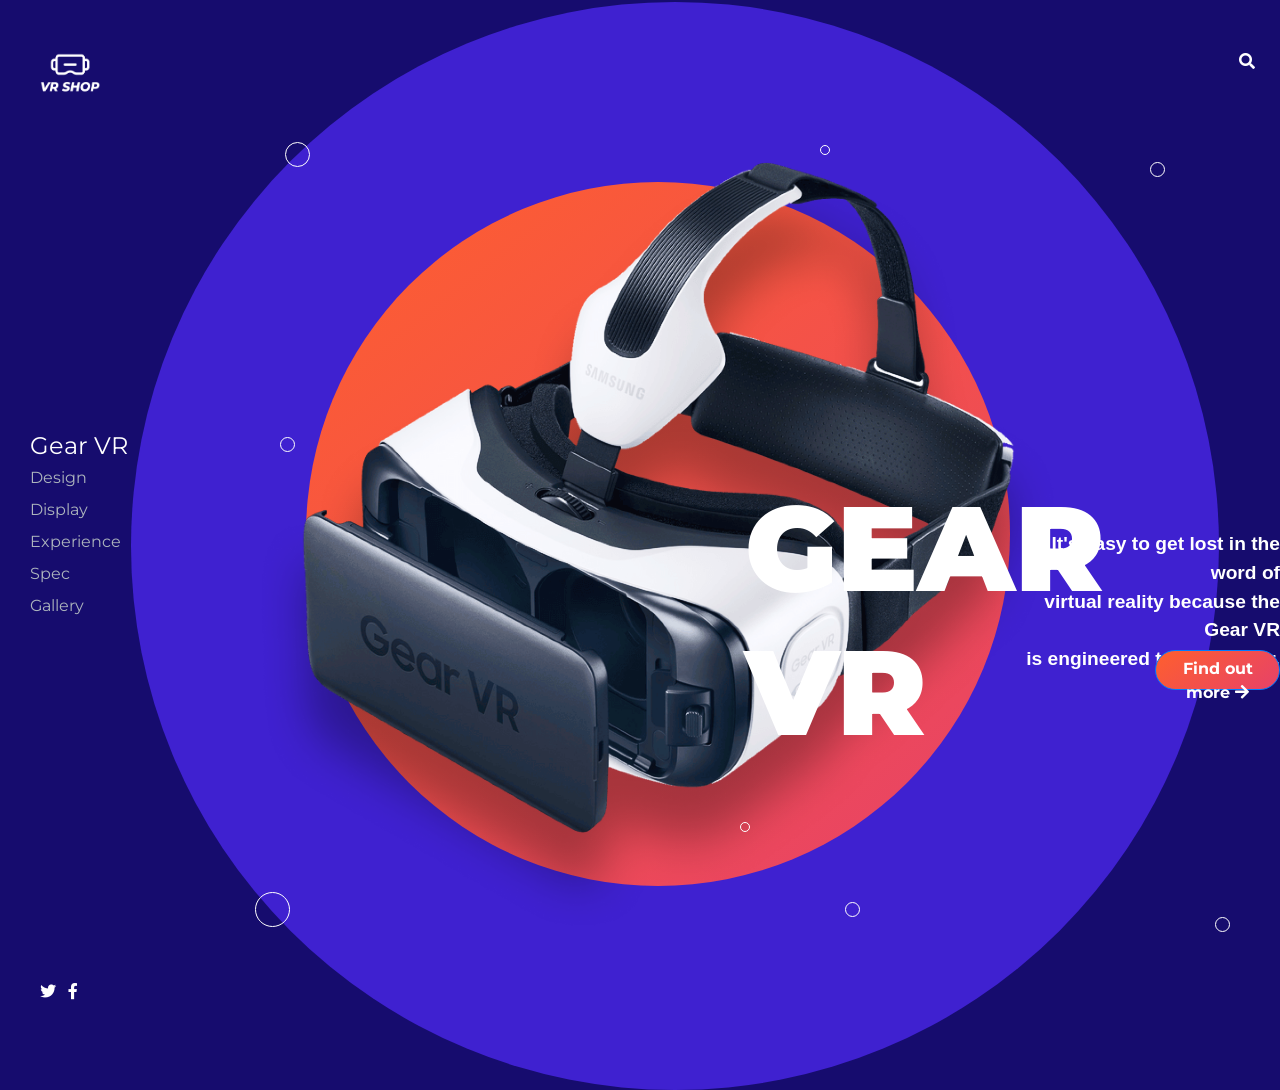
<file: deneme/index.html>
<!DOCTYPE html>
<html lang="en" dir="ltr">
​

<head>
  <meta charset="utf-8">
  <meta name="viewport" content="width=device-width, initial-scale=1.0">
  <link rel="stylesheet" href="C:\Users\DELL\Desktop\WebDevelopment\deneme\css\normalize.css.txt">
  <title>GEAR VR</title>
  <link rel="stylesheet" href="https://cdnjs.cloudflare.com/ajax/libs/font-awesome/5.15.1/css/all.min.css">
  <link href="https://fonts.googleapis.com/css2?family=Ubuntu&display=swap" rel="stylesheet">
  <!-- index.html'e css klasörünün içindeki bootstrap.css dosyasını tanıtıyoruz -->
  <link rel="stylesheet" href="css/bootstrap.css">
  <!-- index.html'e css klasörünün içindeki style.css dosyasını tanıtıyoruz -->
  <link rel="stylesheet" href="css/style.css">
  <!-- JQuery Script -->
  <script src="https://code.jquery.com/jquery-3.2.1.slim.min.js" integrity="sha384-KJ3o2DKtIkvYIK3UENzmM7KCkRr/rE9/Qpg6aAZGJwFDMVNA/GpGFF93hXpG5KkN" crossorigin="anonymous"></script>
  <!-- index.html'e js klasörünün içindeki bootstrap.js dosyasını tanıtıyoruz -->
  <script src="js/bootstrap.js" charset="utf-8"></script>
  <script src="https://code.jquery.com/jquery-3.5.1.slim.min.js" integrity="sha384-DfXdz2htPH0lsSSs5nCTpuj/zy4C+OGpamoFVy38MVBnE+IbbVYUew+OrCXaRkfj" crossorigin="anonymous"></script>
  <script src="https://cdn.jsdelivr.net/npm/popper.js@1.16.1/dist/umd/popper.min.js" integrity="sha384-9/reFTGAW83EW2RDu2S0VKaIzap3H66lZH81PoYlFhbGU+6BZp6G7niu735Sk7lN" crossorigin="anonymous"></script>
  <script src="https://cdn.jsdelivr.net/npm/bootstrap@4.5.3/dist/js/bootstrap.min.js" integrity="sha384-w1Q4orYjBQndcko6MimVbzY0tgp4pWB4lZ7lr30WKz0vr/aWKhXdBNmNb5D92v7s" crossorigin="anonymous"></script>
</head>
​

<body>
  <section id="bodysection">
    <div class="container-fluid">
      <div class="buyukdaire rounded-circle">
        <div class="kucukdaire rounded-circle">
          <img class="vrresim" src="resimler/fotograf.png" width="115%" height="110%" alt="">
          ​
        </div>
      </div>

      <div class="baloncuk1 rounded-circle"></div>
      <div class="baloncuk2 rounded-circle"></div>
      <div class="baloncuk3 rounded-circle"></div>
      <div class="baloncuk4 rounded-circle"></div>
      <div class="baloncuk5 rounded-circle"></div>
      <div class="baloncuk6 rounded-circle"></div>
      <div class="baloncuk7 rounded-circle"></div>
      <div class="baloncuk8 rounded-circle"></div>
    </div>
  </section>
  ​
  <section id="headersection">
    <div class="container-fluid">
      ​
      <div class="row">
        <div class="col text-light mt-4">
          <a href="https://www.samsung.com/tr/mobile-accessories/gear-vr-note8-uyumlu-sm-r325nzvatur/"><img class="shop" src="resimler/vrlogo.png" alt=""></a>
          ​
        </div>
        <div class="col text-light:hover d-flex justify-content-end">
          <a class="aramaikon" href="#"><i class="fas fa-search"></i></a>
        </div>
        ​
      </div>
  </section>
  ​
  <section id="contentsection">
    <div class="soltarafmenu">
      <ul class="solmenu">
        <li class="solmenubaslik">Gear VR</li>
        <span><a class="solmenulink" href="#">
            <li>Design</li>
          </a>
          <a class="solmenulink" href="#">
            <li>Display</li>
          </a>
          <a class="solmenulink" href="#">
            <li>Experience</li>
          </a>
          <a class="solmenulink" href="#">
            <li>Spec</li>
          </a>
          <a class="solmenulink" href="#">
            <li>Gallery</li>
          </a></span>
      </ul>
    </div>
    <div class="vrsagtaraf">
      <h1 class="vrfont">GEAR VR</h1>
    </div>
    <div class="sagtarafyazi">
      <p class="card-text text-white">It's easy to get lost in the word of <br> virtual reality because the Gear VR <br> is engineered to feel lighter.</p>
    </div>
    <div class="buton">
      <a href="#" class="btn btn-primary butonrenk ">Find out more <i class="fas fa-arrow-right"></i></a>
    </div>

    </div>
    </div>
  </section>
  <footer id="footersection">
    <div class="container-fluid">
      <div class="sosyalmedyaikon">
        <a href="#"><i class="fab fa-twitter text-white "></i></a>
        <a href="#"><i class="fab fa-facebook-f text-white  pl-2"></i></a>
      </div>
    </div>
  </footer>
  ​
</body>
​

</html>
</file>
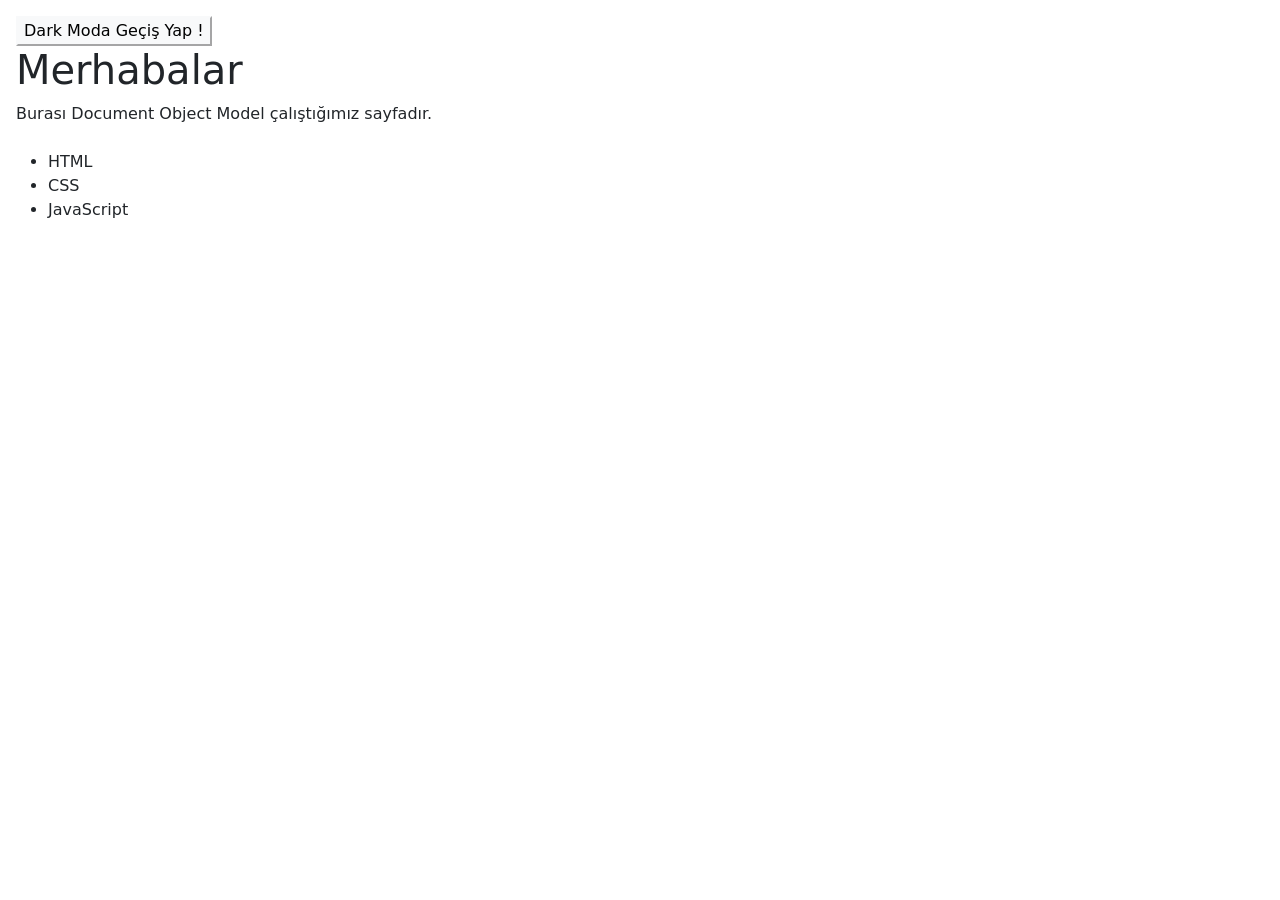
<file: DOM/index.html>
<!DOCTYPE html>
<html lang="en" dir="ltr">
  <head>
    <meta charset="utf-8">
    <title>Document Object Model</title>
    <link rel="stylesheet" href="css/bootstrap.css">
    <!-- <script src="harici.js" charset="utf-8"></script> -->
    <style media="screen">
      .baslik-bolumu {
        width:300px;
        text-align: center;
        border: 5px solid yellow;
        background-color: blue;
        border-radius : 50px;
      }
      .sari{
        color: yellow;
      }
      h1 {
      }
      .deneme .cocuk{
      }
      .selam.cocuk {
      }
      .renk-kodu{
        color: #fefefe !important;
      }
    </style>
  </head>
  <body class="p-3">
    <button class="btn-light" onclick="renkDegistirme()">Dark Moda Geçiş Yap !</button>
    <h1 id="baslik">Merhabalar</h1>
    <div class="aciklama ikinciclass" >Burası Document Object Model çalıştığımız sayfadır.</div>
    <br>
    <ul>
      <li>HTML</li>
      <li>CSS</li>
      <li>JavaScript</li>
    </ul>
    <script type="text/javascript">
      var saat = (new Date).getHours(); // 24'lük sisteme göre saati veriyor 23
      if(saat > 18 || saat < 5){
        renkDegistirme();
      }
      function renkDegistirme() {
        // body elementini bulduk
        var bodyElementi = document.querySelector("body");
        // button elementini bulduk
        var buttonElementi = document.querySelector("button");
        // eğer body elementinin bg-dark class'ı varsa sil, yoksa bg-dark class'ı ekle
        bodyElementi.classList.toggle("bg-dark");
        // eğer body elementinin text-light class'ı varsa sil, yoksa text-light class'ı ekle
        bodyElementi.classList.toggle("text-light");
        // eğer button elementin btn-dark class'ı varsa sil, yoksa btn-dark class'ı ekle
        buttonElementi.classList.toggle("btn-dark");
        // eğer elementin bg-dark class'ı yoksa, demekki sayfa şuanda light modda
        // eğer elementin bg-dark class'ı varsa, demekki sayfa şuanda dark modda.
        if( bodyElementi.classList.contains("bg-dark") )
        {
          buttonElementi.innerText = "Light Moda Geçiş Yap !";
        }else{
          buttonElementi.innerText = "Dark Moda Geçiş Yap !";
        }
      }
    </script>
  </body>
</html>
</file>
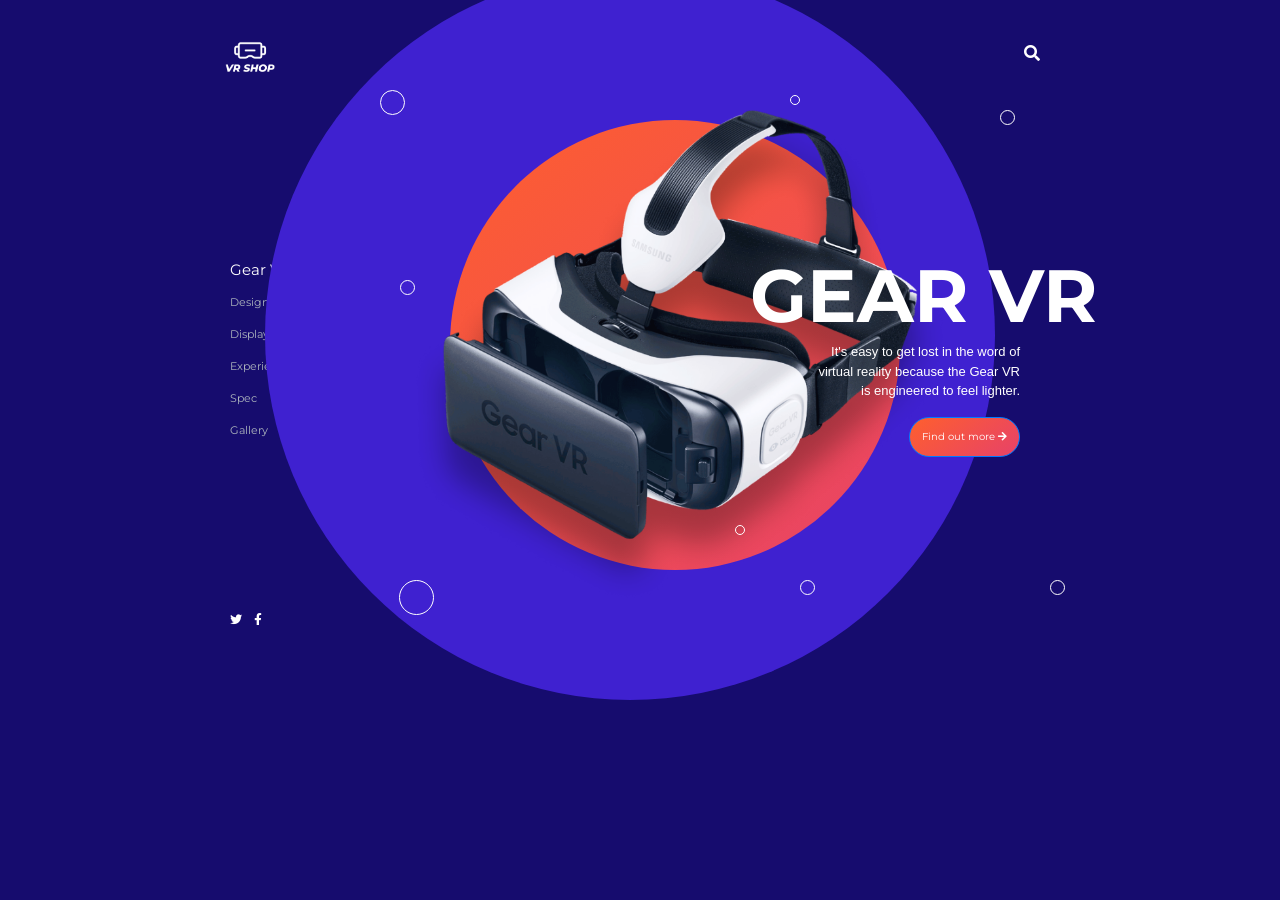
<file: gearvrproje/index.html>
<!DOCTYPE html>
<html lang="en" dir="ltr">
​
<head>
  <meta charset="utf-8">
  <meta name="viewport" content="width=device-width, initial-scale=1.0">
  <title>GEAR VR</title>
  <link rel="stylesheet" href="https://cdnjs.cloudflare.com/ajax/libs/font-awesome/5.15.1/css/all.min.css">
  <link href="https://fonts.googleapis.com/css2?family=Ubuntu&display=swap" rel="stylesheet">
  <!-- index.html'e css klasörünün içindeki bootstrap.css dosyasını tanıtıyoruz -->
  <link rel="stylesheet" href="css/bootstrap.css">
  <!-- index.html'e css klasörünün içindeki style.css dosyasını tanıtıyoruz -->
  <link rel="stylesheet" href="css/style.css">
  <!-- JQuery Script -->
  <script src="https://code.jquery.com/jquery-3.2.1.slim.min.js" integrity="sha384-KJ3o2DKtIkvYIK3UENzmM7KCkRr/rE9/Qpg6aAZGJwFDMVNA/GpGFF93hXpG5KkN" crossorigin="anonymous"></script>
  <!-- index.html'e js klasörünün içindeki bootstrap.js dosyasını tanıtıyoruz -->
  <script src="js/bootstrap.js" charset="utf-8"></script>
  <script src="https://code.jquery.com/jquery-3.5.1.slim.min.js" integrity="sha384-DfXdz2htPH0lsSSs5nCTpuj/zy4C+OGpamoFVy38MVBnE+IbbVYUew+OrCXaRkfj" crossorigin="anonymous"></script>
  <script src="https://cdn.jsdelivr.net/npm/popper.js@1.16.1/dist/umd/popper.min.js" integrity="sha384-9/reFTGAW83EW2RDu2S0VKaIzap3H66lZH81PoYlFhbGU+6BZp6G7niu735Sk7lN" crossorigin="anonymous"></script>
  <script src="https://cdn.jsdelivr.net/npm/bootstrap@4.5.3/dist/js/bootstrap.min.js" integrity="sha384-w1Q4orYjBQndcko6MimVbzY0tgp4pWB4lZ7lr30WKz0vr/aWKhXdBNmNb5D92v7s" crossorigin="anonymous"></script>
</head>
​
<body>
  <section id="bodysection">
    <div class="container">
      <div class="buyukdaire">
        <div class="kucukdaire">
          <img class="vrresim" src="resimler/fotograf.png" width="120%" height="110%" alt="">
​
        </div>
​
      </div>
      <div class="baloncuk1 rounded-circle"></div>
      <div class="baloncuk2 rounded-circle"></div>
      <div class="baloncuk3 rounded-circle"></div>
      <div class="baloncuk4 rounded-circle"></div>
      <div class="baloncuk5 rounded-circle"></div>
      <div class="baloncuk6 rounded-circle"></div>
      <div class="baloncuk7 rounded-circle"></div>
      <div class="baloncuk8 rounded-circle"></div>
    </div>
  </section>
​
  <section id="headersection">
    <div class="container-fluid">
      ​
      <div class="row">
        <div class="col text-light mt-4">
          <a href="https://www.samsung.com/tr/mobile-accessories/gear-vr-note8-uyumlu-sm-r325nzvatur/"><img class="shop" src="resimler/vrlogo.png" alt=""></a>
​
        </div>
        <div class="col text-light:hover d-flex justify-content-end">
          <a class="aramaikon" href="#"><i class="fas fa-search"></i></a>
        </div>
        ​
      </div>
  </section>
​
  <section id="contentsection">
    <div class="soltarafmenu">
      <ul class="solmenu">
        <li class="solmenubaslik" >Gear VR</li>
      <span><a class="solmenulink" href="#"><li>Design</li></a>
        <a class="solmenulink" href="#"><li>Display</li></a>
        <a class="solmenulink" href="#"><li>Experience</li></a>
        <a class="solmenulink" href="#"><li>Spec</li></a>
        <a class="solmenulink" href="#"><li>Gallery</li></a></span>
      </ul>
    </div>
    <div class="vrsagtaraf">
     <h1 class="vrfont">GEAR VR</h1>
    </div>
    <div class="card text-right sagtarafyazi" style="width: 18rem;">
  <div class="card-body">
    <p class="card-text text-white pl-2">  It's easy to get lost in the word of <br> virtual reality because the Gear VR <br> is engineered to feel lighter.</p>
    <a href="#" class="btn btn-primary butonrenk ">Find out more <i class="fas fa-arrow-right"></i></a>
  </div>
</div>
  </section>
  <footer id="footersection">
    <div class="container-fluid">
      <div class="sosyalmedyaikon">
        <a href="#"><i class="fab fa-twitter text-white fa-xs"></i></a>
        <a href="#"><i class="fab fa-facebook-f text-white fa-xs pl-2"></i></a>
      </div>
    </div>
  </footer>
​
</body>
​
</html>
</file>
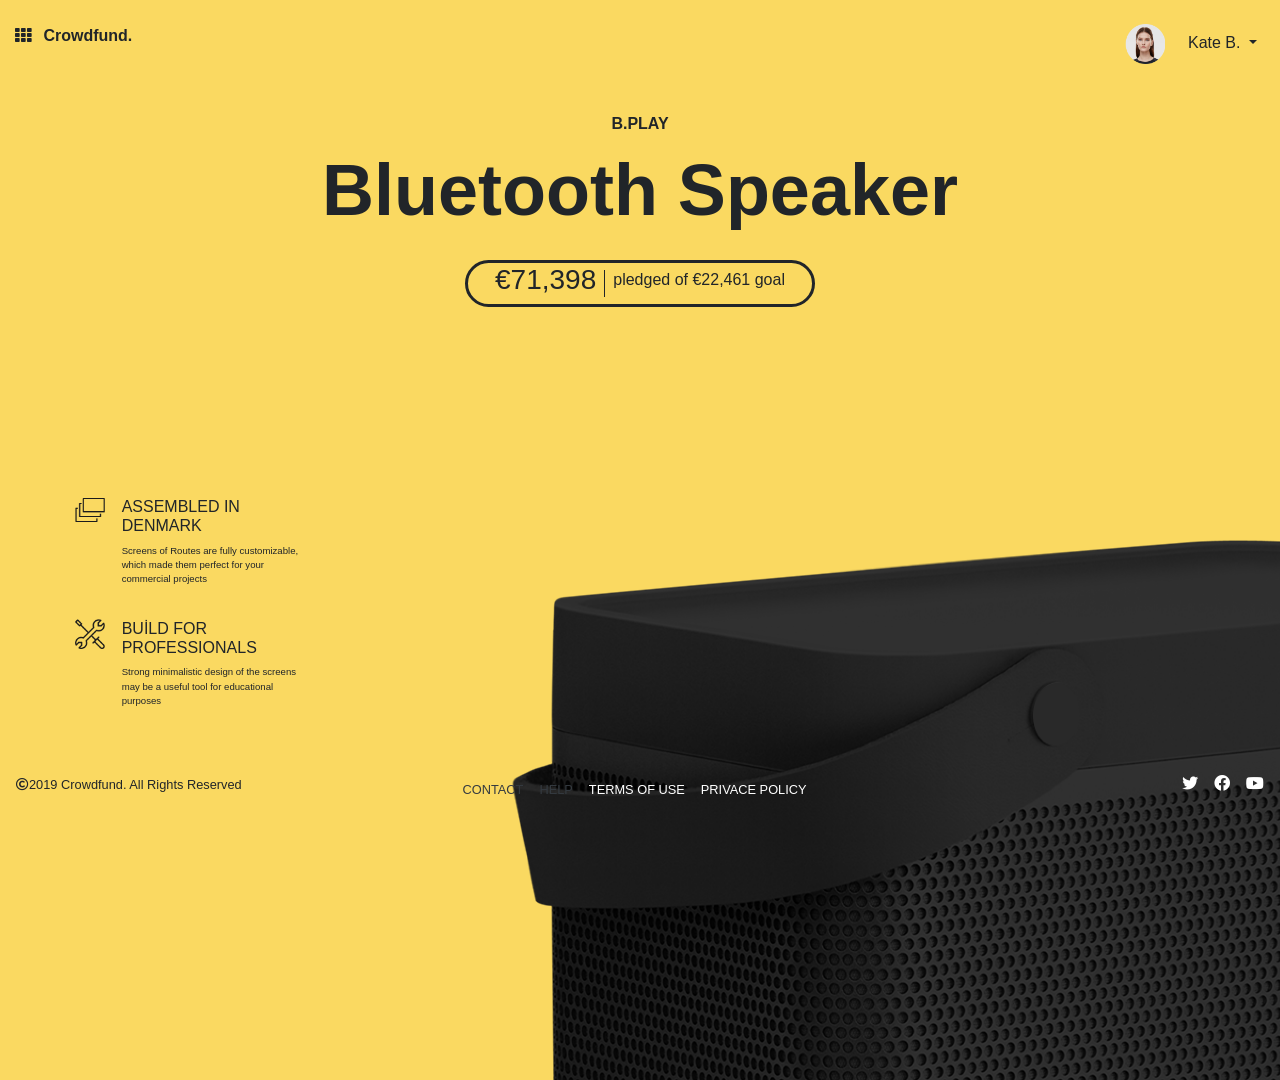
<file: grupprojesi/index.html>
<!DOCTYPE html>
<html lang="en" dir="ltr">
​

<head>
  <meta charset="utf-8">
  <title>Projeİki</title>
  <link rel="stylesheet" href="https://cdnjs.cloudflare.com/ajax/libs/font-awesome/5.15.1/css/all.min.css">
  <link href="https://fonts.googleapis.com/css2?family=Ubuntu&display=swap" rel="stylesheet">
  <!-- index.html'e css klasörünün içindeki bootstrap.css dosyasını tanıtıyoruz -->
  <link rel="stylesheet" href="css/bootstrap.css">
  <!-- index.html'e css klasörünün içindeki style.css dosyasını tanıtıyoruz -->
  <link rel="stylesheet" href="css/style.css">
  <!-- JQuery Script -->
  <script src="https://code.jquery.com/jquery-3.2.1.slim.min.js" integrity="sha384-KJ3o2DKtIkvYIK3UENzmM7KCkRr/rE9/Qpg6aAZGJwFDMVNA/GpGFF93hXpG5KkN" crossorigin="anonymous"></script>
  <!-- index.html'e js klasörünün içindeki bootstrap.js dosyasını tanıtıyoruz -->
  <script src="js/bootstrap.js" charset="utf-8"></script>
  ​
  ​
  <script src="https://code.jquery.com/jquery-3.5.1.slim.min.js" integrity="sha384-DfXdz2htPH0lsSSs5nCTpuj/zy4C+OGpamoFVy38MVBnE+IbbVYUew+OrCXaRkfj" crossorigin="anonymous"></script>
  <script src="https://cdn.jsdelivr.net/npm/popper.js@1.16.1/dist/umd/popper.min.js" integrity="sha384-9/reFTGAW83EW2RDu2S0VKaIzap3H66lZH81PoYlFhbGU+6BZp6G7niu735Sk7lN" crossorigin="anonymous"></script>
  <script src="https://cdn.jsdelivr.net/npm/bootstrap@4.5.3/dist/js/bootstrap.min.js" integrity="sha384-w1Q4orYjBQndcko6MimVbzY0tgp4pWB4lZ7lr30WKz0vr/aWKhXdBNmNb5D92v7s" crossorigin="anonymous"></script>
  ​
</head>
​

<body>
  <!--sayfamızın üst kısmı-->
  <header id="ustkisim">
    <!--Projemizin üst kısmındaki elementleri header içerisinde yaptık-->

    <div class="container-fluid font-weight-bold">
      <!--2. kolonun elemanlarını sağ tarafa almak için..-->
      <div class="row">
        <div class="col">
          <span class="crowdfont font-weight-bold"><i class="fas fa-th pr-2 "></i> Crowdfund.</span>
          ​
        </div>
        <div class="col-d-flex float-right ">
          <!--2. kolondaki elemanları sağa almak için..-->
          <div class="profilresmi">
            <img class="profilboyut" src="resimler\Userpic.png" alt="profil">
            <div class="dropdown float-right">
              <!--dropdown u profil fotosunun sağına almak için flooat right uyguladık-->
              <a class="btn dropdown-toggle" href="#" role="button" id="dropdownMenuLink" data-toggle="dropdown" aria-haspopup="true" aria-expanded="false">
                Kate B.
              </a>
              <div class="dropdown-menu" aria-labelledby="dropdownMenuLink">
                <a class="dropdown-item" href="#">Hamza A.</a>
                <!--menu deki isimlere link özelliği kattık-->
                <a class="dropdown-item" href="#">Ekrem T.</a>
                <!--menu deki isimlere link özelliği kattık-->
                <a class="dropdown-item" href="#">Mustafa V.</a>
                <!--menu deki isimlere link özelliği kattık-->
                <a class="dropdown-item" href="#">Tuncay D.</a>
                <!--menu deki isimlere link özelliği kattık-->
              </div>
            </div>
          </div>
          ​
          ​
          ​
        </div>
      </div>
    </div>
  </header>
  ​
  <!--B.PLAY- BLUETOOTH Speaker-€71,398.... kısımları bu kısımda tamamlandı-->
  <section id="ustortakisim" class="container-fluid font-weight-bold">
    <!--font-weight-bold ile ustortakisim daki yaziları kalın hale getirdik-->
    <div class="play">
      B.PLAY
    </div>
    <div class="speaker">
      Bluetooth Speaker
    </div>
    <div class="ucret d-flex justify-content-center align-items-center mt-3">
      <div class="euro text-size-bold pr-2 pl-2">
        <!--sağ ve soldan padding uyguladık-->
        <h3>€71,398</h3>
      </div>
      <div class="pledged pl-2 pr-2">
        <!-- sağ ve soldan padding uyguladık-->
        <h6>pledged of €22,461 goal</h6>
      </div>

    </div>

  </section>
  <!--projemizin orta kısmında bulanan katman ve setting ikonu, yazilari ve speaker resmi bu <section> içerisinde yapıldı-->
  </section>
  <section id="solorta " class="solorta">
    <div class="container-fluid denmark">
      <div class="row">
        <!--  row içerisinde ikonlar için 1 birimlik-yazılar için 2birimlik- resim için 9birimlik kolon oluşturuldu-->
        <div class="col-1">
          <img class="ikonkatman" src="resimler\katman.png" alt="">

        </div>
        <div class="col-2">
          <h6>ASSEMBLED IN DENMARK</h6>
          <p class="yaziboyut">Screens of Routes are fully customizable, <br>
            which made them perfect for your <br>
            commercial projects</p>
        </div>
      </div>

    </div>
    <div class="container-fluid mt-3">
      <div class="row">
        <div class="col-1">
          <img class="ikonsetting" src="resimler\setting.png" alt="">
        </div>
        <div class="col-2">
          <h6>BUİLD FOR PROFESSIONALS</h6>
          <p class="yaziboyut">Strong minimalistic design of the screens <br> may be a useful tool for educational <br> purposes</p>
        </div>
      </div>
    </div>
    <div class="container-fluid">
      <div class="row">
        <div class="col-9">
        </div>
      </div>

    </div>
  </section>
  <!--footer kısmı projemizin en altındaki hex code ve linkler kısmını kapsıyor-->
  <footer id="altkisim container-fluid ">
    <div class="row mt-3 pt-3">
      <!--margin-top-3 vererek hex ve linklerin aşağıda hizalanmasını sağladık.-->
      <!--row içerisinde 3 parçalık 3 birim-6birim-3birimlik kolon oluşturuldu-->
      <div class="col-3 mt-3">
        <span class="footeryaziboyut"><i class="far fa-copyright ml-3"></i>2019 Crowdfund. All Rights Reserved</span>
      </div>
      <div class="linkler col-6 d-flex justify-content-start mt-4">
        <!--justify-content-start ile linkler bulunduğu kolonun başında hizalandı-->
        <span> <a class="text-dark" href="#">CONTACT</a> </span>
        <span> <a class="text-dark ml-3" href="#">HELP</a></span>
        <span> <a class="text-white ml-3" href="#">TERMS OF USE</a></span>
        <span> <a class="text-white ml-3" href="#">PRIVACE POLICY</a></span>
      </div>
      <div class="col-3 d-flex justify-content-end mt-3 ">
        <!--justify-content-end ile sosyal medya ikonları sağ tarafa hizalandı-->
        <span> <a class="text-white mr-3" href="#"> <i class="fab fa-twitter"></i></a> </span>
        <span> <a class="text-white mr-3" href="#"><i class="fab fa-facebook"></i></a> </span>
        <span> <a class="text-white mr-3" href="#"><i class="fab fa-youtube"></i></a> </span>
      </div>
    </div>

  </footer>
</body>

</html>
</file>
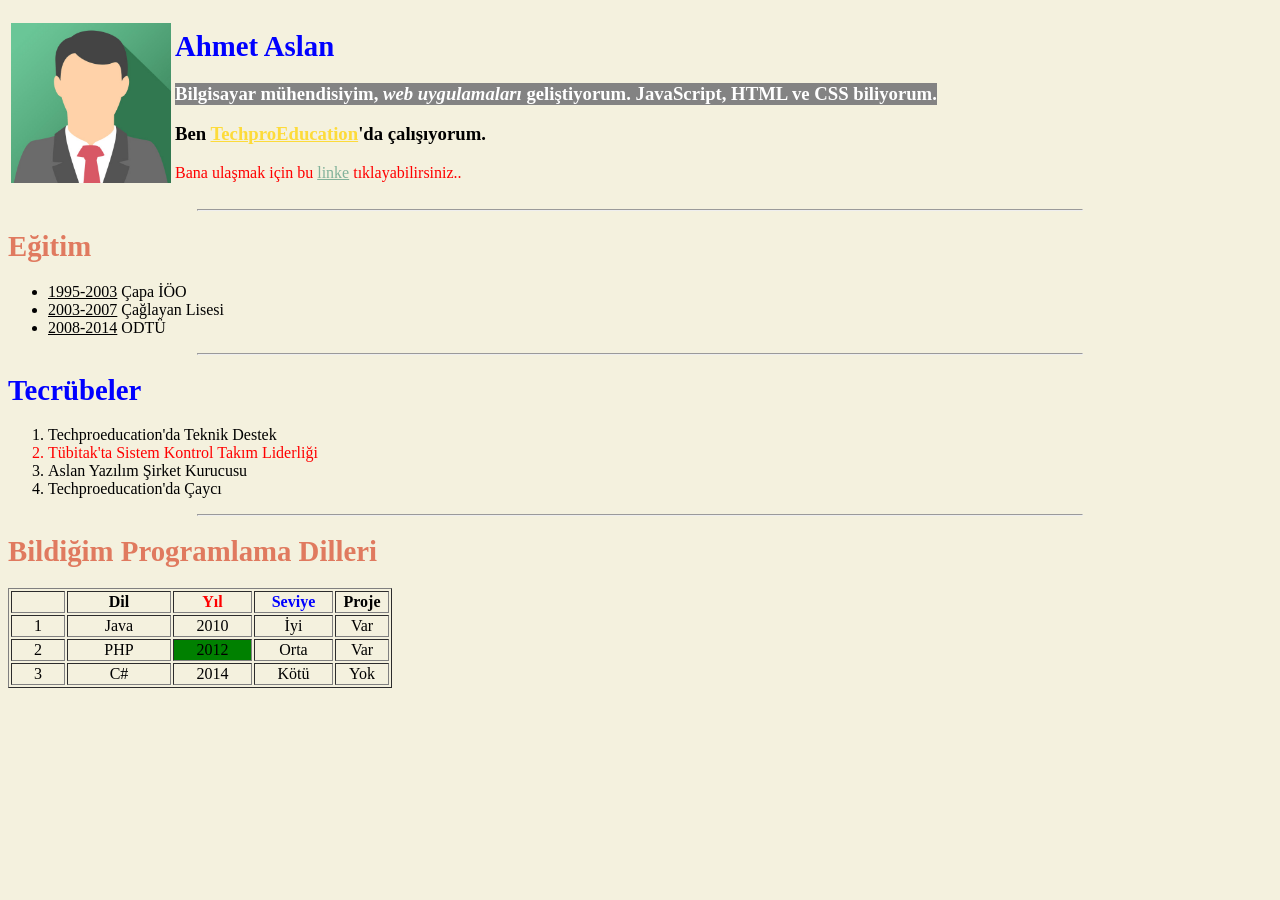
<file: ilkkisiselsayfa/index.html>
<!DOCTYPE html>
<html>

<head>
  <title>Ahmet'in Kişisel Web Sayfası</title>
  <style>
    body {
      background-color: #f4f1de;
    }

    h1 {
      font-size: 1.8rem;
      color: #e07a5f;
    }

    h1:hover {
      font-size: 2rem;
      color: #ffffff;
    }

    a {
      color: #81b29a;
    }

    /* a elementinin mouse üzerine gidinceki hali */
    a:hover {
      color: #ff0000;
    }

    img {
      width: 10rem;
      height: 10rem;
    }

    hr {
      width: 70%;
    }

    /* class değeri "mavi" olan element */
    .mavi {
      color: #0000ff;
    }

    /* class değeri "kirmizi" olan element */
    .kirmizi {
      color: #ff0000;
    }

    /* class değeri "beyaz" olan element */
    .beyaz {
      color: #ffffff;
      background-color: #838383;
    }

    /* class değeri "beyaz" olan elementin mouse üzerine gidince */
    .beyaz:hover {
      color: #ffffff;
      background-color: #a2d5f2;
    }

    /* class değeri "linkrengi" olan element */
    .linkrengi {
      color: #fddb3a;
    }
  </style>
</head>

<body>
  <table>
    <tr>
      <td>
        <img src="resimler\foto.png" alt="profil resmi"></img>
      </td>
      <td>
        <h1 class="mavi">Ahmet Aslan</h1>
        <h3 class="beyaz">Bilgisayar mühendisiyim, <em>web uygulamaları</em> geliştiyorum. JavaScript, HTML ve CSS biliyorum.</h3>
        <h3>Ben <a class="linkrengi" target="_blank" href="https://techproeducation.com">TechproEducation</a>'da çalışıyorum.</h3>
        <p class="kirmizi">Bana ulaşmak için bu <a href="banaulasin.html">linke</a> tıklayabilirsiniz..</p>
      </td>
    </tr>
  </table>
  <hr>
  <h1>Eğitim</h1>
  <ul>
    <li><u>1995-2003</u> Çapa İÖO</li>
    <li><u>2003-2007</u> Çağlayan Lisesi</li>
    <li><u>2008-2014</u> ODTÜ</li>
  </ul>
  <hr />
  <h1 class="mavi">Tecrübeler</h1>
  <ol>
    <li>Techproeducation'da Teknik Destek </li>
    <li class="kirmizi">Tübitak'ta Sistem Kontrol Takım Liderliği</li>
    <li>Aslan Yazılım Şirket Kurucusu</li>
    <li>Techproeducation'da Çaycı</li>
  </ol>
  <hr>
  <h1>Bildiğim Programlama Dilleri</h1>
  <table border="1">
    <thead>
      <tr>
        <th width="50"></th>
        <th width="100">Dil</th>
        <th class="kirmizi" width="75">Yıl</th>
        <th class="mavi" width="75">Seviye</th>
        <th width="50">Proje</th>
      </tr>
    </thead>
    <tbody>
      <tr>
        <td align="center">1</td>
        <td align="center">Java</td>
        <td align="center">2010</td>
        <td align="center">İyi</td>
        <td align="center">Var</td>
      </tr>
      <tr>
        <td align="center">2</td>
        <td align="center">PHP</td>
        <td align="center" bgcolor="green">2012</td>
        <td align="center">Orta</td>
        <td align="center">Var</td>
      </tr>
      <tr>
        <td align="center">3</td>
        <td align="center">C#</td>
        <td align="center">2014</td>
        <td align="center">Kötü</td>
        <td align="center">Yok</td>
      </tr>
    </tbody>
  </table>
</body>

</html>
</file>
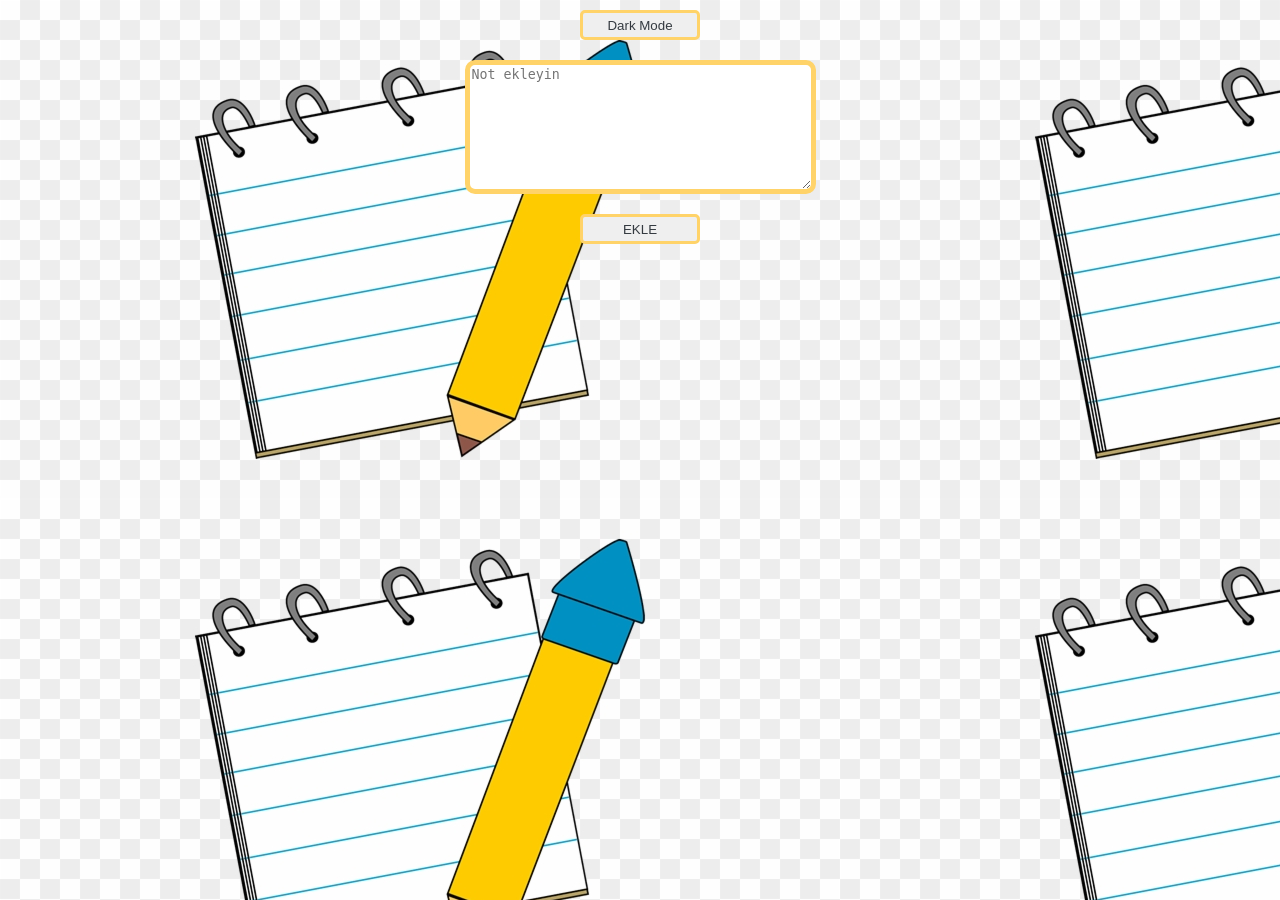
<file: notepad/index.html>
<!DOCTYPE html>
<html lang="en" dir="ltr">

<head>
  <meta charset="utf-8">
  <title>Notepad</title>
</head>

<body>









  <script type="text/javascript">

    var parent = document.body; //body'i parent olarak tanımlıyorum...
    var lightDark = document.createElement("div"); //light ve dark mode butonunu içine eklemek için div oluşturdum...
    lightDark.setAttribute('id', 'mode');// div e id olarak "mode" verdim...
    parent.appendChild(lightDark); // mode buton u body e cgilh yaptım...
    var cerceve = document.createElement("div");// textarea yı içine alması için div oluşturdum... değişken olarak cerceveye atadım..
    cerceve.setAttribute('id', 'kutu');// div e id olarak 'kutu' verdim...
    parent.appendChild(cerceve); // div elementini body e child atadım...
    var cerceve2 = document.createElement("div"); //Ekle butonunu içine eklemek için div oluşturdum... cerceve2 değişkenine atadım...
    cerceve2.setAttribute('id', 'kutu2'); // div e id olarak 'kutu2' verdim...
    parent.appendChild(cerceve2); // div i(cerceve2) body e  child olarak atadım...
    var cerceve3 = document.createElement("div");// ol tagı nı içine almak için div oluşturdum... cerceve değişkenine atadım...
    cerceve3.setAttribute('id', 'kutu3');// div e id olarak 'kutu3' verdim...
    parent.appendChild(cerceve3);//div i(cerceve3) body e  child olarak atadım...
    var input = document.createElement("textarea");// textarea oluşturdum.. input değişkenine atadım..
    input.setAttribute('id', 'text');// textarea ya id olarak 'text' verdim...
    input.setAttribute('placeholder', 'Not ekleyin');// text kutusu içerisine 'not ekleyin yazısı ekledim'..
    cerceve.appendChild(input);//text kutusunu cerceve ye child olarak atadım...
    document.getElementById("text").rows = "8";//text kutusuna satır ekledim...
    document.getElementById("text").cols = "40";//text kutusuna colon ekledim..
    var buton = document.createElement("button");//text kutusunun altına not ekle butonu ekledim...
    buton.setAttribute('id', 'button');//ekle butonuna id olarak 'button' ekledim...
    cerceve2.appendChild(buton);// ekle buton unu cerceve2 div ine  child olarak atadım...
    var btn = document.getElementById("button");//button u btn değişkenine atadım...
    btn.value = "EKLE"; //buton içerisine 'ekle ' yazısını ekledim... Arka planda değer atayor value...
    btn.innerHTML = "EKLE";//buton içerisine 'ekle ' yazısını ekledim...

    var list = document.createElement("ol");// ol tagı oluşturdum.. list değişkenine atadım...
    list.setAttribute('id', 'liste'); //list değişkenine id olarak 'liste' atadım...
    cerceve3.appendChild(list); //list i cerceve3 div ine child olarak atadım...

    var darkMode = document.createElement("button"); // dark ve light mode için button oluşturdum.. darkMode değişkenine atadım...
    darkMode.setAttribute('id', 'lightMode');//Button elemnentine id olarak 'lightMode' atadım...
    lightDark.appendChild(darkMode);//darkMode u lightDark a child olarak atadım...
    var btn2 = document.getElementById("lightMode");// LightMode buton unu btn2 değişkenine atadım..
    btn2.value = "Dark Mode";//butona arka planda Dark Mode yazdırdım.. value ile..
    btn2.innerHTML = "Dark Mode";// buton un görünen yüzüne Dark Mode yazısı ekledim...

    ////style değerlerini bu kısımda ayarladım
    document.getElementById("lightMode").setAttribute("style", "border:3px solid #ffd369; width: 120px; height:30px; border-radius:5px; color:#343a40;");
    document.getElementById("mode").setAttribute("style", "display:flex; justify-content:center; align-items:center;margin-top: 10px;");
    document.getElementById("kutu").setAttribute("style", "display:flex; justify-content:center; align-items:center; margin-top: 20px;");
    document.getElementById("kutu2").setAttribute("style", "display:flex; justify-content:center; align-items:center; margin-top: 20px; ");
    document.getElementById("kutu3").setAttribute("style", "display:flex; justify-content:center; align-items:center; margin-top: 20px; ");
    document.getElementById("text").setAttribute("style", "border:5px solid #ffd369; border-radius:10px;");
    document.getElementById("button").setAttribute("style", "border:3px solid #ffd369; width: 120px; height:30px; border-radius:5px; color:#343a40;");

    document.body.style.backgroundImage = "url('not1.png')"; // Body e arka plan resmi oluturdum...

    var sirala = document.querySelector("#liste");//fonksiyon için id leri çağırmak için id lere değişken atadım...
    var btnEkle = document.querySelector("#button");//fonksiyon için id leri çağırmak için id lere değişken atadım...
    var not = document.querySelector("#text");//fonksiyon için id leri çağırmak için id lere değişken atadım...


    //fonction u oluşturdum..
    btnEkle.onclick = function() {
      var eleman = document.createElement("li");// eklenecek not lar için li tag ı ekleyip  eleman değişkenine atadım..
      eleman.innerText = not.value; // li tag ına not içindeki değeri atıyor..
      sirala.appendChild(eleman); // li tag ını  ol tag ına child yaptım...
    }

    var btnEkle2 = document.querySelector("#lightMode"); // lightMode id li butonu btnEkle2 değişkenine atama yaptım..
    // light-Dark mode fonction u....
    btnEkle2.onclick = function renkDegis() {
      if (btnEkle2.textContent == "Dark Mode") { // mode değiştirme buton u içindeki yazı Dark Mode ise...
        btnEkle2.classList.toggle("btn-dark");// değiştir...
        btnEkle2.innerText = "Light Mode";// Light Mode a çevir...
        document.body.style.color = "#ffd369"; // Dark Mode tayken yazı yengi bu şekilde ...
        // Dark Mode dayken buton lar ve text kutusunun görüneceği renk ve yazı kodları...
        document.getElementById("text").setAttribute("style", "border:5px solid #ffd369; border-radius:10px; background-color:#ffd369;");
        document.body.style.backgroundImage = "url('none')";
        document.getElementById("lightMode").setAttribute("style", "border:2px solid #ffd369; width: 120px; height:30px; border-radius:5px; color:green; background-color:#343a40; color:white;");
        document.body.style.backgroundColor = "#343a40";
        document.getElementById("button").setAttribute("style", "border:3px solid #ffd369; width: 120px; height:30px; border-radius:5px; color:#343a40; background-color:#ffd369;");

       // 'Light Mode' dayken
      } else {
        btnEkle2.classList.toggle("btn-dark");//değiştir...
        btnEkle2.innerText = "Dark Mode";//Light mode a çevir yazı Dark Mode olsun..
        document.body.style.color = "black";// Body içindeki yazılar siyah olsun..
        document.body.style.backgroundColor = "white";// background beyaz olsun..
        document.body.style.backgroundImage = "url('not1.png')";// Body e arkaplan resmi ekledim..Light Mode dayken...
        document.getElementById("text").setAttribute("style", "border:5px solid #ffd369; border-radius:10px;");
        document.getElementById("lightMode").setAttribute("style", "border:2px solid #ffd369; width: 120px; height:30px; border-radius:5px; color:green; background-color:white; color:#343a40;");
        document.getElementById("button").setAttribute("style", "border:3px solid #ffd369; width: 120px; height:30px; border-radius:5px; color:#343a40;");



      }
    }
  </script>
</body>

</html>
</file>
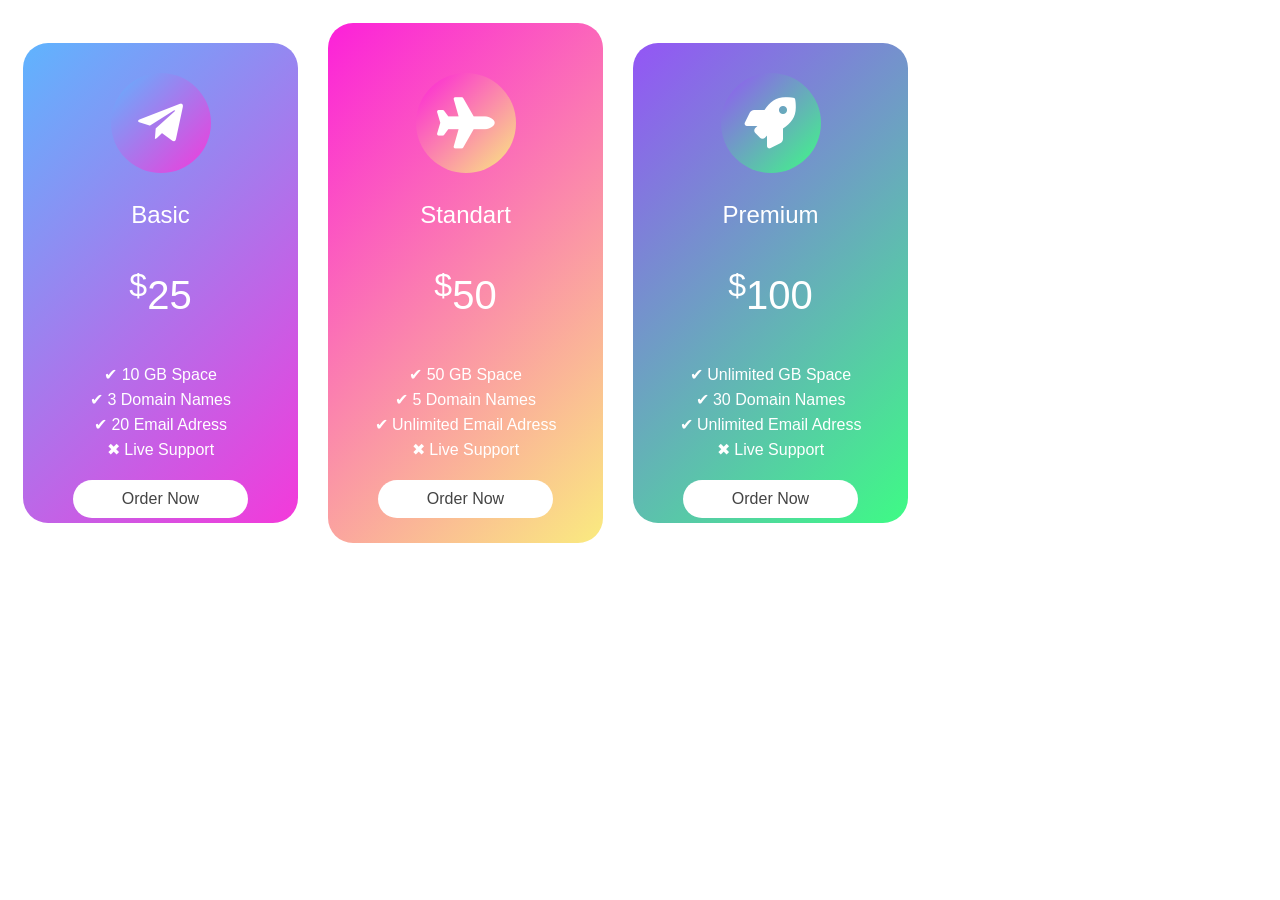
<file: proje-1/index.html>
<!DOCTYPE html>
<html lang="en" dir="ltr">
​

<head>
  <meta charset="utf-8">
  <title>Mini Proje - 1</title>
  <link rel="stylesheet" href="style.css">
  <link rel="stylesheet" href="https://cdnjs.cloudflare.com/ajax/libs/font-awesome/5.15.1/css/all.min.css">
</head>
​

<body>
  <!-- hakkimda kapanis div -->
  <!-- 3 tane div elementi oluşturalım.
      kutu1, kutu2, kutu3 diye class verelim  -->
  ​
  <div class="kutu1 ortak">
    <div class="icon1">
      <i class="fab fa-telegram-plane"></i>
    </div>
    ​
    <div class="title">Basic</div>
    ​
    <div class="fiyat">
      <span class="dolar">$</span>
      <span>25</span>
    </div>
    ​
    ​
    <div class="bilgiler">
      <div class="yazi-ortala">✔ 10 GB Space</div>
      <div class="yazi-ortala">✔ 3 Domain Names</div>
      <div class="yazi-ortala">✔ 20 Email Adress</div>
      <div class="yazi-ortala">✖ Live Support</div>
      ​
      <div class="button">Order Now</div>
      ​
    </div>
    ​
  </div>
  ​
  <div class="kutu2 ortak">
    <div class="icon2">
      <i class="fas fa-plane"></i>
    </div>
    ​
    <div class="title">Standart</div>
    ​
    <div class="fiyat">
      <span class="dolar">$</span>
      <span>50</span>
    </div>
    ​
    ​
    <div class="bilgiler">
      <div class="yazi-ortala">✔ 50 GB Space</div>
      <div class="yazi-ortala">✔ 5 Domain Names</div>
      <div class="yazi-ortala">✔ Unlimited Email Adress</div>
      <div class="yazi-ortala">✖ Live Support</div>
      ​
      <div class="button">Order Now</div>
      ​
    </div>
    ​
  </div>
  ​
  <div class="kutu3 ortak">
    <div class="icon3">
      <i class="fas fa-rocket"></i>
    </div>
    ​
    <div class="title">Premium</div>
    ​
    <div class="fiyat">
      <span class="dolar">$</span>
      <span>100</span>
    </div>
    ​
    <div class="bilgiler">
      <div class="yazi-ortala">✔ Unlimited GB Space</div>
      <div class="yazi-ortala">✔ 30 Domain Names</div>
      <div class="yazi-ortala">✔ Unlimited Email Adress</div>
      <div class="yazi-ortala">✖ Live Support</div>
      ​
      <div class="button">Order Now</div>
      ​
    </div>
    ​
  </div>
  ​
  </div>
  ​
  ​
</body>
​

</html>
</file>
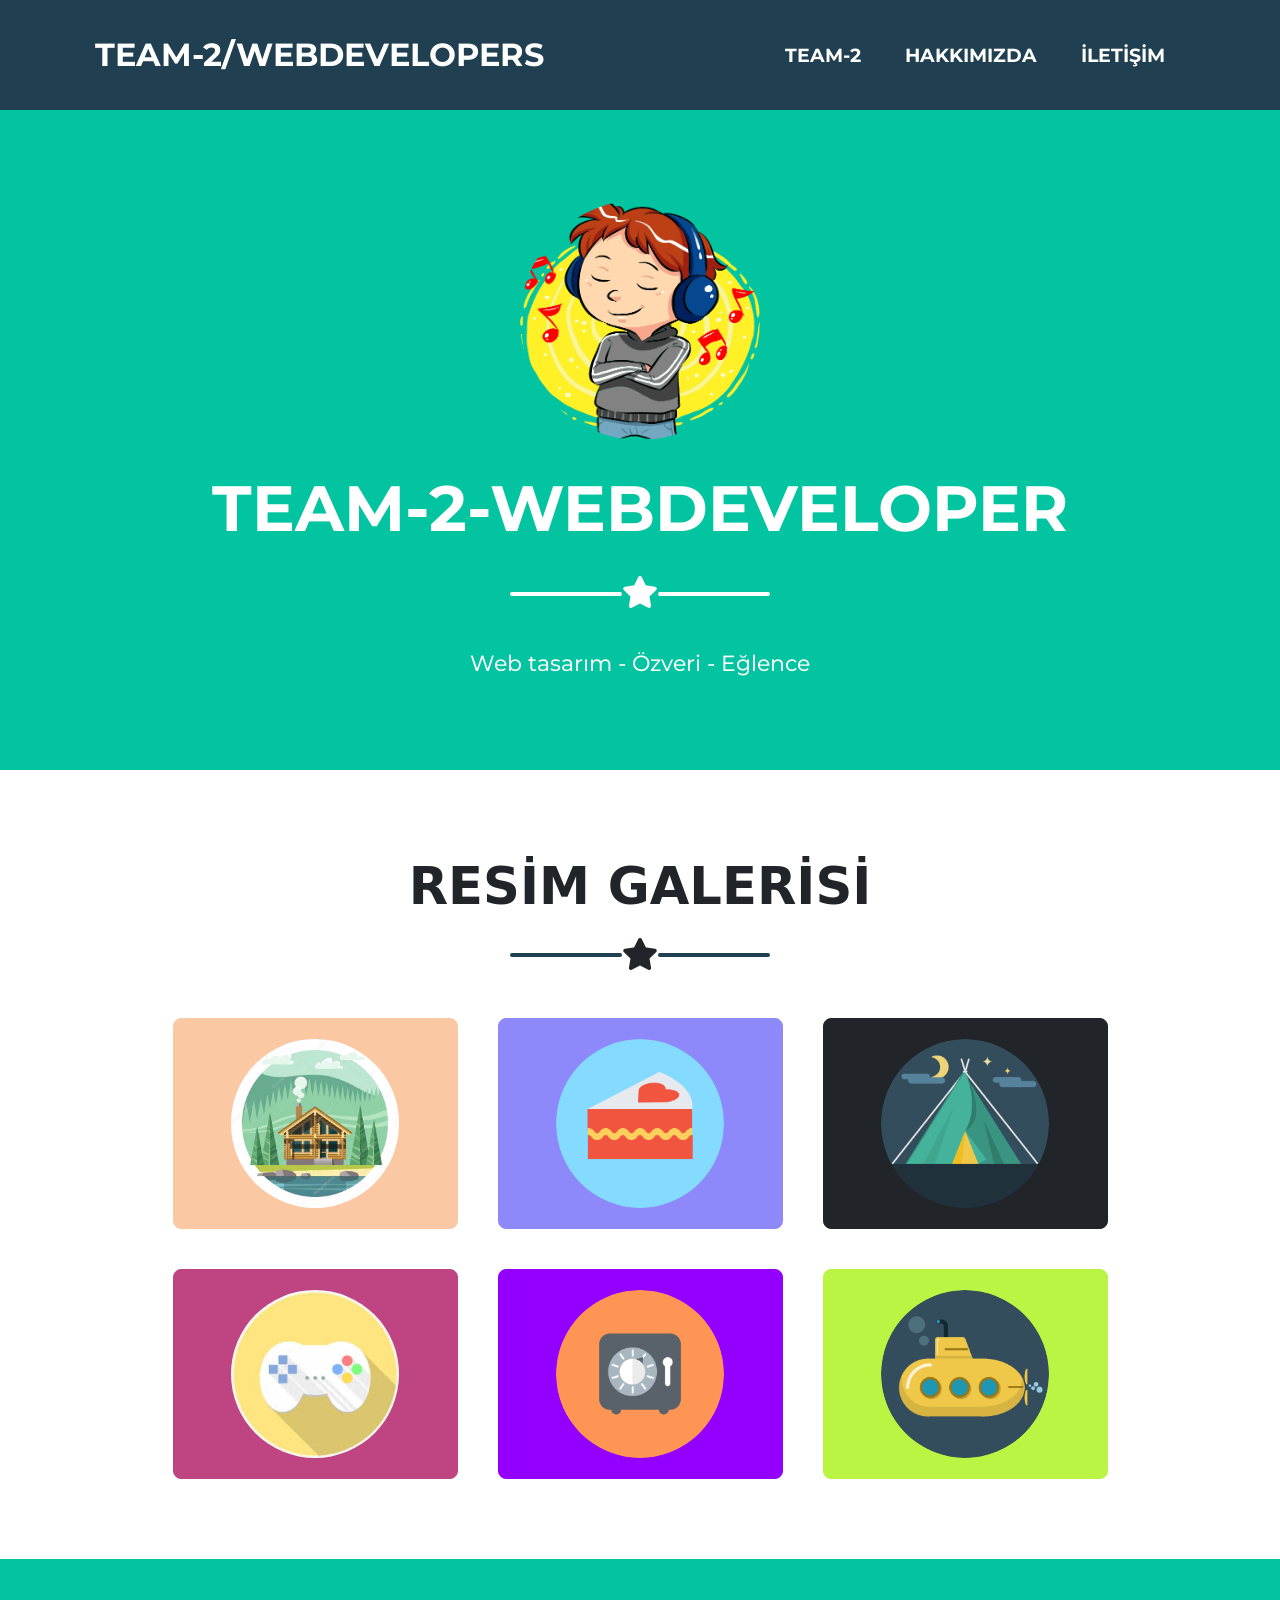
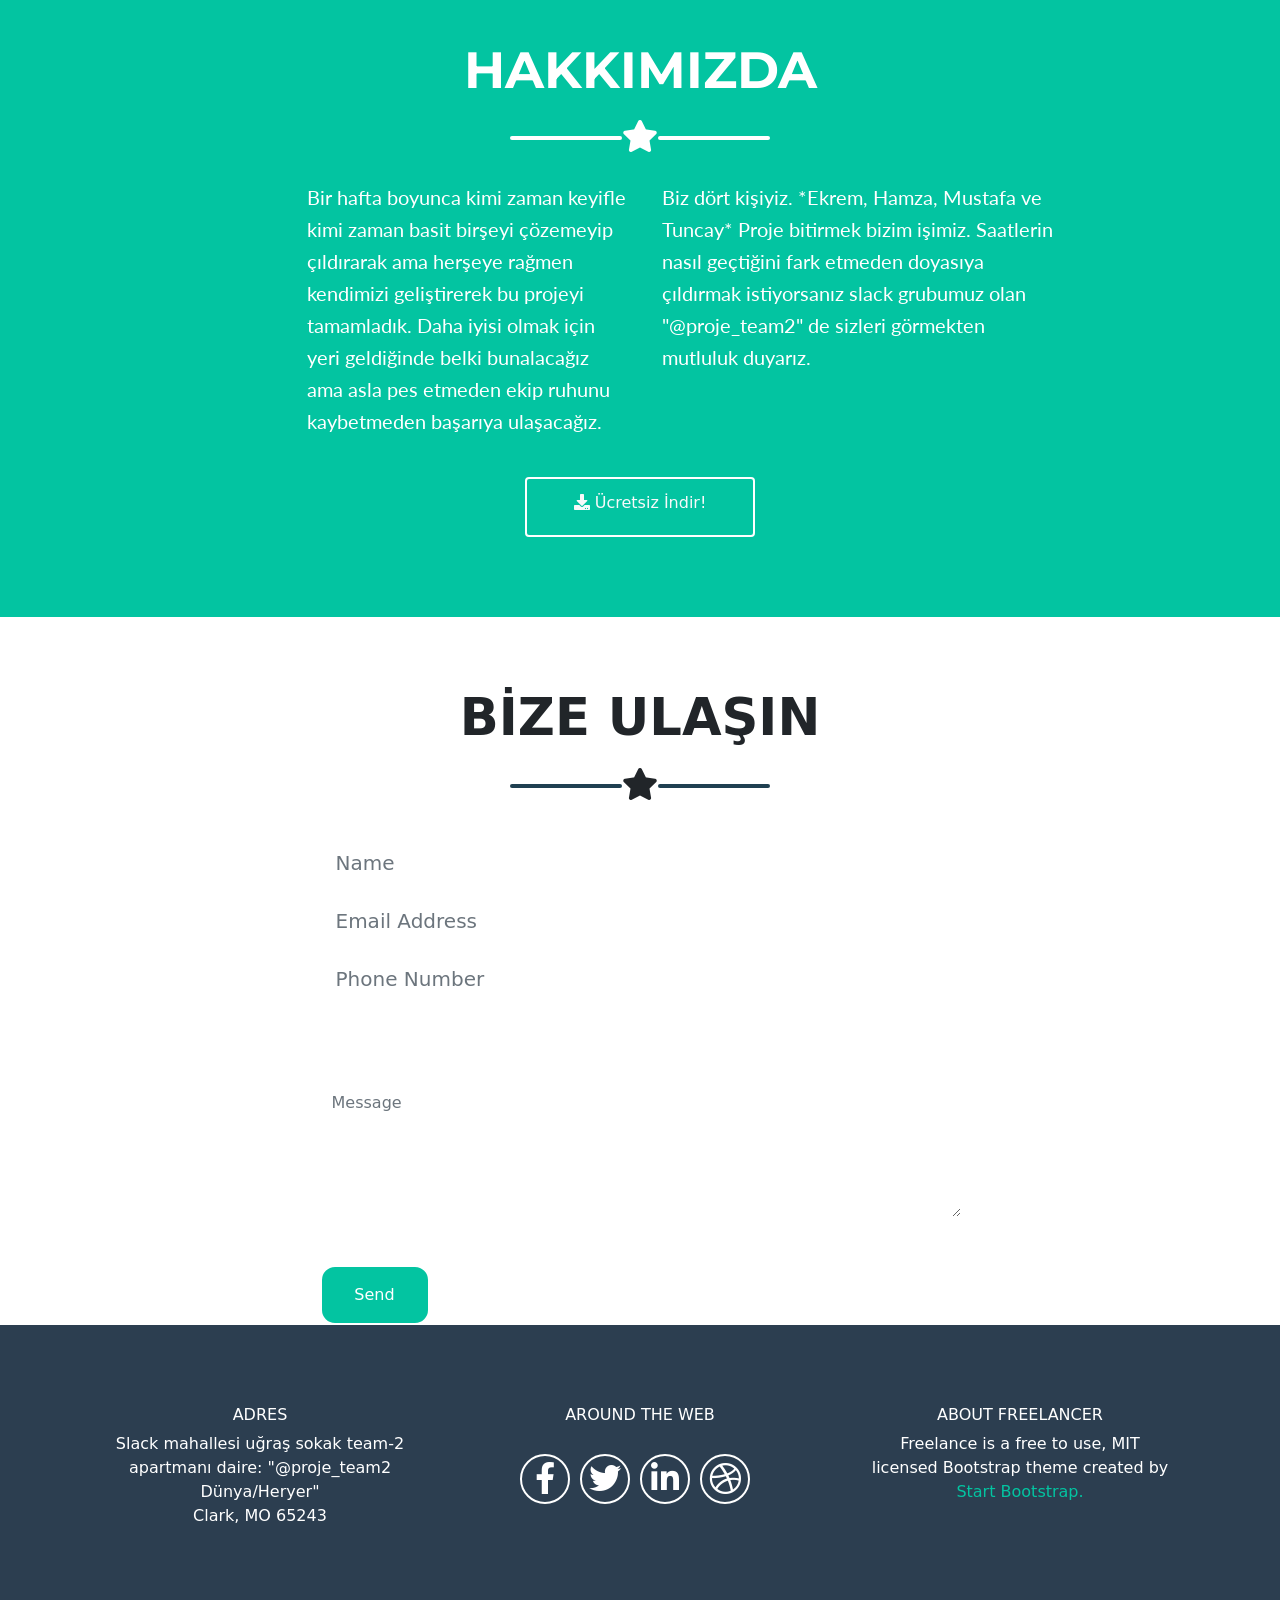
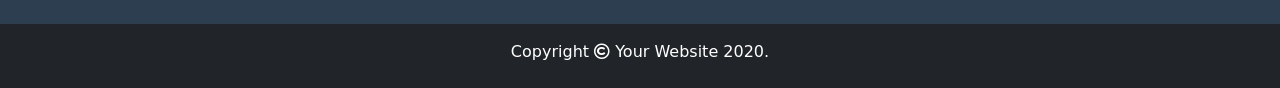
<file: startbootstrapproje/index.html>
<!DOCTYPE html>
<html lang="en" dir="ltr">

<head>
  <meta charset="utf-8">
  <title>Freelancer-Start Bootstrap theme</title>
  <!-- sayfaya ait icon buraya yazılır.
            icon eklenirken link tagı kullanılır -->
  <link rel="icon" href="resimler\favicon.ico">
  <link rel="stylesheet" href="https://cdnjs.cloudflare.com/ajax/libs/font-awesome/5.15.1/css/all.min.css">
  <link href="https://fonts.google.com/specimen/Montserrat" rel="stylesheet">
  <link rel="preconnect" href="https://fonts.gstatic.com">
  <link href="https://fonts.googleapis.com/css2?family=Montserrat&display=swap" rel="stylesheet">
  <link rel="preconnect" href="https://fonts.gstatic.com">
  <link href="https://fonts.googleapis.com/css2?family=Montserrat:wght@600;700&display=swap" rel="stylesheet">
  <link rel="preconnect" href="https://fonts.gstatic.com">

  <!-- index.html'e css klasörünün içindeki bootstrap.css dosyasını tanıtıyoruz -->
  <link rel="stylesheet" href="css/bootstrap.css">
  <!-- index.html'e css klasörünün içindeki style.css dosyasını tanıtıyoruz -->
  <link rel="stylesheet" href="css/style.css">
  <!-- JQuery Script -->
  <script src="https://code.jquery.com/jquery-3.2.1.slim.min.js" integrity="sha384-KJ3o2DKtIkvYIK3UENzmM7KCkRr/rE9/Qpg6aAZGJwFDMVNA/GpGFF93hXpG5KkN" crossorigin="anonymous"></script>
  <!-- index.html'e js klasörünün içindeki bootstrap.js dosyasını tanıtıyoruz -->
  <script src="js/bootstrap.js" charset="utf-8"></script>
  <script src="https://code.jquery.com/jquery-3.5.1.slim.min.js" integrity="sha384-DfXdz2htPH0lsSSs5nCTpuj/zy4C+OGpamoFVy38MVBnE+IbbVYUew+OrCXaRkfj" crossorigin="anonymous"></script>
  <script src="https://cdn.jsdelivr.net/npm/popper.js@1.16.1/dist/umd/popper.min.js" integrity="sha384-9/reFTGAW83EW2RDu2S0VKaIzap3H66lZH81PoYlFhbGU+6BZp6G7niu735Sk7lN" crossorigin="anonymous"></script>
  <script src="https://cdn.jsdelivr.net/npm/bootstrap@4.5.3/dist/js/bootstrap.min.js" integrity="sha384-w1Q4orYjBQndcko6MimVbzY0tgp4pWB4lZ7lr30WKz0vr/aWKhXdBNmNb5D92v7s" crossorigin="anonymous"></script>
  <link href="https://fonts.googleapis.com/css?family=Lato:400,700,400italic,700italic" rel="stylesheet" type="text/css" />
</head>

<body>
  <!--sayfamızın üst tarafındaki navbarı oluşturuyoruz-->

  <header id="ustkisim">
    <div class="baslik">
      <a class="startyazi" href="#">TEAM-2/WEBDEVELOPERS</a>
    </div>
    <div class="menu">
      <ul>
        <li>
          <a href="#">TEAM-2</a>
        </li>
        <li>
          <a href="#">HAKKIMIZDA</a>
        </li>
        <li>
          <a href="#">İLETİŞİM</a>
        </li>
      </ul>
    </div>
  </header>
  <section>
    <div class="container-fluid ortakisim ">
      <img class="boyut-img" src="resimler/profil.png" alt="">
      <p class="baslik-title text-center">TEAM-2-WEBDEVELOPER</p>
      <div class="cizgistar">
        <div class="cizgisol">
        </div>
        <div class="star">
          <i class="fas fa-2x fa-star"></i>
        </div>
        <div class="cizgisag">
        </div>
      </div>
      <p class="gawi"> Web tasarım - Özveri - Eğlence</small></p>
    </div>
    </div>
  </section>
  <section>
    <div class="container orta-altkisim ">
      <h1 class="portfolio" class="card-title">RESİM GALERİSİ</h1>
      <div class="cizgistar-iki">
        <div class="cizgisoliki">
        </div>
        <div class="stariki">
          <i class="fas fa-2x fa-star"></i>
        </div>
        <div class="cizgisagiki">
        </div>
      </div>
    </div>
    <div class="container">
      <div class="row galeri">
        <div class="resim renk"> <img src="resimler/dagevi.png" width="65%" height="65%" alt=""> </div>
        <div class="resim renk2"> <img src="resimler/dilimpasta.png" width="65%" height="65%" alt=""> </div>
        <div class="resim renk3"> <img src="resimler/kampcadiri.png" width="65%" height="65%" alt=""> </div>
        <div class="resim renk4"> <img src="resimler/oyunkolu.png" width="65%" height="65%" alt=""> </div>
        <div class="resim renk5"> <img src="resimler/parakasasi.png" width="65%" height="65%" alt=""> </div>
        <div class="resim renk6"> <img src="resimler/denizalti.png" width="65%" height="65%" alt=""> </div>

      </div>

    </div>

  </section>
  <section id="altkisim">
    <div class="altkisim-about ">
      <h1 class="about" class="card-title">HAKKIMIZDA</h1>
      <div class="cizgistar-uc">
        <div class="cizgisoluc">
        </div>
        <div class="staruc">
          <i class="fas fa-2x fa-star"></i>
        </div>
        <div class="cizgisaguc">
        </div>
      </div>
      <div class="row justify-content-center icerik-colon">
        <div class="col-lg-4 mr-auto icerik">
          <p class="icerik-sol">Bir hafta boyunca kimi zaman keyifle kimi zaman basit birşeyi çözemeyip çıldırarak ama herşeye rağmen kendimizi geliştirerek bu projeyi tamamladık. Daha iyisi olmak için yeri geldiğinde belki bunalacağız ama asla pes
            etmeden ekip ruhunu kaybetmeden başarıya ulaşacağız.</p>
        </div>
        <div class="col-lg-4 mr-auto icerik">
          <p class="icerik-sag"> Biz dört kişiyiz. *Ekrem, Hamza, Mustafa ve Tuncay* Proje bitirmek bizim işimiz. Saatlerin nasıl geçtiğini fark etmeden doyasıya çıldırmak istiyorsanız slack grubumuz olan "@proje_team2" de sizleri görmekten mutluluk
            duyarız. </p>
        </div>
      </div>
      <div class="text-center mt-4 buton-down">
        <a class="btn btn-xl btn-outline-light" href="https://google.com.tr">
          <i class="fas fa-download mr-2"></i>
          Ücretsiz İndir!
        </a>
      </div>
    </div>
  </section>
  <section id="contact">
    <div class="container cont ">
      <h1 class="contactme" class="card-title"> BİZE ULAŞIN</h1>
      <div class="cizgistar-dort">
        <div class="cizgisoldort">
        </div>
        <div class="stardort">
          <i class="fas fa-2x fa-star"></i>
        </div>
        <div class="cizgisagdort">
        </div>
      </div>
    </div>
    <div class="container">
      <div class="row form">
        <div class="col-7 align-self-center">
          <input class="form-control form-control-lg" type="text" placeholder="Name" aria-label=".form-control-lg example">
          <input class="form-control form-control-lg" type="email" placeholder="Email Address" aria-label=".form-control-lg example">
          <input class="form-control form-control-lg" type="phone" placeholder="Phone Number" aria-label=".form-control-lg example">
          <br> <br>
          <div class="control-group">
            <div class="form-group floating-label-form-group controls mb-0 pb-2">
              <label></label>
              <textarea class="form-control" id="message" rows="5" placeholder="Message" required="required" data-validation-required-message="Please enter a message."></textarea>
              <p class="help-block text-danger"></p>
            </div>
          </div>
          <br />
          <div id="success"></div>
          <div class="form-group"><button class="btn btn-primary btn-xl btn-mesage" id="sendMessageButton" type="submit">Send</button></div>
        </div>
      </div>

    </div>

  </section>
  <footer id="footer-alt">
    <div class="container">
      <div class="row align-items-start">
        <div class="col-lg-4 mb-5 mb-lg-0 text-center">
          <h6>ADRES</h6>
          <p>Slack mahallesi uğraş sokak team-2 apartmanı daire: "@proje_team2 Dünya/Heryer" <br>
            Clark, MO 65243</p>
        </div>
        <div class="col-lg-4 mb-5 mb-lg-0 text-center icon">
          <h6>AROUND THE WEB</h6>
          <div class="row iconlar">
            <div class="face">
              <a href=" #"><i class="fab fa-facebook-f fa-2x"></i></a>
            </div>
            <div class="twit">
              <a href="#"><i class="fab fa-twitter fa-2x"></i></a>
            </div>
            <div class="link">
              <a href="#"><i class="fab fa-fw fa-linkedin-in fa-2x"></i></a>
            </div>
            <div class="ball">
              <a href="#"><i class="fab fa-dribbble fa-2x"></i></a>
            </div>

          </div>

        </div>
        <div class="col-lg-4 mb-5 mb-lg-0 text-center">
          <h6>ABOUT FREELANCER</h6>
          <p>Freelance is a free to use, MIT <br> licensed Bootstrap theme created by <br> <a class="linkyazi" href="#">Start Bootstrap.</a> </p>
        </div>

      </div>
  </footer>
  <section id="copyright">
    <div class=" container-fluid text-center text-white pt-3 pb-2 ">
      <p class=""> Copyright <i class="far fa-copyright "></i> Your Website 2020.</p>
    </div>
  </section>
</body>

</html>
</file>
<file: deneme/css/style.css>
@import url('https://fonts.googleapis.com/css2?family=Montserrat:wght@500;900&display=swap');
@import url('https://fonts.googleapis.com/css2?family=Montserrat:wght@500&display=swap');
body {
  background-color: #160C6E;

}

#bodysection{
  margin-top: -1.4rem;
  position: relative;

}
@media screen and (min-width:989px) {
  .buyukdaire {
    background-color: #3F21D0;
    height: 68rem;
    width: 68rem;
    position: absolute;
    left: 8.2rem;


  }
  .kucukdaire {
    background: linear-gradient(321.25deg, #DF387C -33.39%, #FF602C 103.69%);
    height: 44rem;
    width: 44rem;
    display: flex;
    justify-content: center;
    position: absolute;
    top: 11.25rem;
    left: 10.938rem;

  }
  .vrresim{
    position: absolute;
    top: -1.25rem;

  }
  .baloncuk1 {
    width: 25px;
    height: 25px;
    border: 1px solid;
    border-color: #ffffff;
    position: absolute;
    left: 285px;
    top: 140px;
  }
  .baloncuk2 {
    width: 10px;
    height: 10px;
    border: 1px solid;
    border-color: #ffffff;
    position: absolute;
    left: 820px;
    top:143px;
  }
  .baloncuk3 {
    width: 15px;
    height: 15px;
    border: 1px solid;
    border-color: #ffffff;
    position: absolute;
    left:1150px;
    top: 160px;
  }
  .baloncuk4 {
    width: 15px;
    height: 15px;
    border: 1px solid;
    border-color: #ffffff;
    position: absolute;
    left: 280px;
    top: 435px;
  }
  .baloncuk5 {
    width: 10px;
    height: 10px;
    border: 1px solid;
    border-color: #ffffff;
    position: absolute;
    left: 740px;
    top: 820px;
  }
  .baloncuk6 {
    width: 35px;
    height: 35px;
    border: 1px solid;
    border-color: #ffffff;
    position: absolute;
    left: 255px;
    top: 890px;
  }
  .baloncuk7 {
    width: 15px;
    height: 15px;
    border: 1px solid;
    border-color: #ffffff;
    position: absolute;
    left: 845px;
    top: 900px;
  }
  .baloncuk8 {
    width: 15px;
    height: 15px;
    border: 1px solid;
    border-color: #ffffff;
    position: absolute;
    left: 1215px;
    top: 915px;
  }

  .shop {
    width: 3.75rem;
    height: 3.125rem;
    position: absolute;
    left: 40px;
    top: -30px;
    }
  .aramaikon {
    padding-right: 10px;
    color: white;


  }
  .solmenu{
    list-style-type: none;
    line-height: 2rem;
    width: 9rem;
    position: absolute;
    top: 430px;
    left: -10px;
    font-family: 'Montserrat', sans-serif;

  }
  .solmenubaslik{
    font-weight: 700px;
    color: white;
    font-size: 1.5rem;

  }
  .solmenulink{
    color: #adb5bd;
    font-size: 1rem;
    font: weight: 700px;

  }
  .sollinkrenk:hover{
    color: blue;
  }
  .vrsagtaraf{
    position: absolute;
    bottom: 8rem;
    left: 46.563rem;
  }
  .vrfont{
    font-size:7.5rem;
    color: white;
    font-family: 'Montserrat', sans-serif;
    font-weight:900;

  }
  .sagtarafyazi{
    position: absolute;
    left: 1020px;
    top: 530px;
    font-size: 1.2rem;
    font-weight: 700;
    background-color: none;
    text-align:right;
    }
  .butonrenk{
    background: linear-gradient(321.25deg, #DF387C -33.39%, #FF602C 103.69%);
    border-radius: 40px;
    font-weight: 700;
    font-size: 0.875;
    font-family: 'Montserrat', sans-serif;
    height: 2.5rem;
    position: absolute;
    top: 650px;
    left: 1155px;


  }
  .sosyalmedyaikon{
    position: absolute;
  top: 980px;
  left: 40px;
  align-items: flex-end;
  }
}
</file>
<file: gearvrproje/css/style.css>
@import url('https://fonts.googleapis.com/css2?family=Montserrat:wght@500;900&display=swap');
@import url('https://fonts.googleapis.com/css2?family=Montserrat:wght@500&display=swap');
body {
  background-color: #160C6E;
}

@media screen and (min-width:900px) {
  .buyukdaire {
    background-color: #3F21D0;
    height: 730px;
    width: 730px;
    border-radius: 50%;
    margin-left: 180px;
    position: fixed;
    top: -30px;
  }
  .kucukdaire {
    background: linear-gradient(321.25deg, #DF387C -33.39%, #FF602C 103.69%);
    height: 450px;
    width: 450px;
    border-radius: 50%;
    position: fixed;
    top: 120px;
    left: 450px;
  }
  .baloncuk1 {
    width: 25px;
    height: 25px;
    border: 1px solid;
    border-color: #ffffff;
    position: absolute;
    left: 380px;
    top: 90px;
  }
  .baloncuk2 {
    width: 10px;
    height: 10px;
    border: 1px solid;
    border-color: #ffffff;
    position: absolute;
    left: 790px;
    top: 95px;
  }
  .baloncuk3 {
    width: 15px;
    height: 15px;
    border: 1px solid;
    border-color: #ffffff;
    position: absolute;
    left:1000px;
    top: 110px;
  }
  .baloncuk4 {
    width: 15px;
    height: 15px;
    border: 1px solid;
    border-color: #ffffff;
    position: absolute;
    left: 400px;
    top: 280px;
  }
  .baloncuk5 {
    width: 10px;
    height: 10px;
    border: 1px solid;
    border-color: #ffffff;
    position: absolute;
    left: 735px;
    top: 525px;
  }
  .baloncuk6 {
    width: 35px;
    height: 35px;
    border: 1px solid;
    border-color: #ffffff;
    position: absolute;
    left: 399px;
    top: 580px;
  }
  .baloncuk7 {
    width: 15px;
    height: 15px;
    border: 1px solid;
    border-color: #ffffff;
    position: absolute;
    left: 800px;
    top: 580px;
  }
  .baloncuk8 {
    width: 15px;
    height: 15px;
    border: 1px solid;
    border-color: #ffffff;
    position: absolute;
    left: 1050px;
    top: 580px;
  }
  .vrresim {
    display: flex;
    justify-content: center;
    align-items: center;
    margin-left: -40px;
    margin-top: -10px;
    overflow: visible;
  }
  .shop {
    width: 50px;
    height: 40px;
    margin-left: 210px;
    margin-top: -110px;
  }
  .aramaikon {
    padding-right: 225px;
    color: white;
    margin-top: -30px;

  }
  .solmenu{
    list-style-type: none;
    margin-top: 110px;
    line-height: 2rem;
    width: 150px;
    margin-left: 190px;
  }
  .solmenubaslik{
    font-weight: 600px;
    color: white;
    font-size: 15px;
    font-family: 'Montserrat', sans-serif;

  }
  .solmenulink{
    color: #adb5bd;
    font-size: 11px;
    font: weight: 600px;
    font-family: 'Montserrat', sans-serif;
  }
  .sollinkrenk:hover{
    color: blue;
  }
  .vrsagtaraf{
    position: absolute;
    margin-left: 750px;
    margin-top: -210px;
  }
  .vrfont{
    font-size:74px;
    color: white;
    font-family: 'Montserrat', sans-serif;
    font-weight:900px;
    font-weight: bold;
  }
  .sagtarafyazi{
    float: right;
    margin-top: -140px;
    margin-right: 240px;
    font-size: 13px;
    overflow: hidden;
    background-color: none;
  }
  .card{
    background: none;
    border: 0px;
  }
  .butonrenk{
    background: linear-gradient(321.25deg, #DF387C -33.39%, #FF602C 103.69%);
    border-radius: 40px;
    font-size: 10px;
    font-family: 'Montserrat', sans-serif;
    height: 40px;
    padding-top: 11px;
  }
  .sosyalmedyaikon{
  padding-top: 145px;
  padding-left: 215px;
  align-items: flex-end;
  }
}
</file>
<file: grupprojesi/css/style.css>
body {
background-color: #FAD961;
height: 120vh;
  background-image: url("../css/speaker.png");
  background-repeat: no-repeat;
  background-size:  60% 50%;
  background-position: bottom 0px right 0px;
  margin: 0;
}
img {
width: 30px;
}
}
.crowdfont{
  font-size: 1.5rem;
  font-family: 'Poppins', sans-serif;
}
.profilboyut{
  margin-right: 10px;
  width:40px;
}
.dropdown-menu{
  background-color: #FAD961;
}
.profilresmi{
  padding-right: 10px;
}
.play, .speaker, .ucret{
  display: flex;
  justify-content: center;
}
.speaker{
  font-size: 4.5rem;
}
.pledged{
  border-left: 0.3px solid;
}
.ucret{
  border-radius: 30px;
  border: 1px;
  border: 3px solid;
  width: 28%;
  margin:0 auto;
}
.solorta{
  margin-top: 190px;
}
.yaziboyut{
  font-size: 0.6rem;
}
.ikonkatman{
margin-left: 60px;
}
.ikonsetting{
margin-left: 60px;
}
.footeryaziboyut{
  font-size: 0.8rem;
}
.linkler{
  font-size: 0.8rem;
  padding-left: 150px;
}
</file>
<file: proje-1/style.css>
/*
  tüm kutulara class title şeklinde elemetn açalımedia
  elementin yazı boyutu 2rem olsun
  ve yazıyı ortalayalım
  renk kodu da beyaz olsun
  10px padding
  Basic Standart Premium
*/
body {
  font-family: sans-serif;
}

.fiyat {
  display: flex;
  align-items: center;
  justify-content: center;
  font-size: 2.5rem;
  color: white;
  padding: 10px;
}

.dolar {
  margin-bottom: 20px;
  font-size: 2.0rem;
}

.bilgiler {
  color: white;
  font-size: 1rem;
  padding: 10px;
}

.button {
  margin-left: 30px;
  margin-right: 30px;
  margin-top: 0px;
  padding: 10px 0;
  background: #ffffff;
  color: #444;
  border-radius: 20px;
  font-size: 1rem;
  text-align: center;
}

.title {
  color: white;
  font-size: 1.5rem;
  padding: 10px;
  text-align: center;
}

.ortak {
  padding: 30px 10px;
  margin: 15px;
  float: left;
  border-radius: 25px;
  box-sizing: border-box;
}

.yazi-ortala {
  text-align: center;
  padding: 3px;
}

.icon1 {
  width: 100px;
  height: 100px;
  background: linear-gradient(135deg, #5FB4FE 0%, #F439DA 100%);
  border-radius: 50%;
  font-size: 3.2rem;
  color: white;
  display: flex;
  align-items: center;
  justify-content: center;
  margin: 0 auto;
}

.icon2 {
  width: 100px;
  height: 100px;
  background: linear-gradient(135deg, #FC20DA 0%, #FAEB7F 100%);
  border-radius: 50%;
  font-size: 3.2rem;
  color: white;
  display: flex;
  align-items: center;
  justify-content: center;
  margin: 0 auto;
}

.icon3 {
  width: 100px;
  height: 100px;
  background: linear-gradient(135deg, #9455F6 0%, #3EFB85 100%);
  border-radius: 50%;
  font-size: 3.2rem;
  color: white;
  display: flex;
  align-items: center;
  justify-content: center;
  margin: 0 auto;
}

.kutu1 {
  width: 275px;
  height: 480px;
  background: linear-gradient(135deg, #5FB4FE 0%, #F439DA 100%);
  margin-top: 35px;
}

.kutu2 {
  padding-top: 50px;
  width: 275px;
  height: 520px;
  background: linear-gradient(135deg, #FC20DA 0%, #FAEB7F 100%);
}

.kutu3 {
  width: 275px;
  height: 480px;
  background: linear-gradient(135deg, #9455F6 0%, #3EFB85 100%);
  margin-top: 35px;
}
</file>
<file: startbootstrapproje/css/style.css>
body {
  margin: 0;
  padding: 0;
  display: flex;
  flex-direction: column;
}

#ustkisim {
  background-color: #204051;
  font-family: 'Montserrat', sans-serif;
  height: 110px;
  width: 100%;
  display: flex;
  position: fixed;
  justify-content: space-around;
  align-items: center;

}

.startyazi {
  font-size: 2rem;
  font-weight: bold;
  color: white;
  text-decoration: none;
  color: web-kit
}

.baslik a:hover {
  color: white;
}

.menu ul {
  margin-block-end: 0em;
}

.menu ul li {
  list-style: none;
  display: inline-block;
  padding: 5px;
  margin: 5px;
}

.menu a {
  color: white;
  text-decoration: none;
  font-size: 1.2rem;
  font-weight: bold;
  box-sizing: border-box;
  padding: 10px;
  transition: 0.5s;
}

.menu li:hover a {
  color: #1abc9c;
}

/*orta css kodlarımızı burada topladık*/

.ortakisim {
  background-color: #03c4a1;
  padding-top: 200px;
  box-sizing: border-box;
  box-sizing: border-box;
}

.boyut-img {
  border-radius: 50%;
  height: 240px;
  width: 240px;
  display: flex;
  margin: 0 auto;
}

.baslik-title {
  font-size: 4rem;
  font-weight: bold;
  color: white;
  font-family: 'Montserrat', sans-serif;
  padding-top: 20px;
}

.cizgistar {
  margin-top: 1.25rem;
  margin-right: 0px;
  margin-bottom: 1.6rem;
  margin-left: 0px;
  width: 100%;
  display: flex;
  justify-content: center;
  align-items: center;
}

.cizgisol {
  width: 110%;
  max-width: 7rem;
  height: 0.25rem;
  background-color: #ffffff;
  border: 2rem;
  border-radius: 10px;
}

.cizgisag {
  width: 110%;
  max-width: 7rem;
  height: 0.25rem;
  background-color: #ffffff;
  border: 2rem;
  border-radius: 10px;
}

.star {
  color: white;
}

.gawi {
  color: white;
  font-size: 1.4rem;
  font-weight: 450;
  font-family: 'Montserrat', sans-serif;
  display: flex;
  justify-content: center;
  padding-bottom: 90px;
  padding-top: 10px;
}

.cizgistar-iki {
  margin-top: 1.25rem;
  margin-right: 0px;
  margin-bottom: 1.6rem;
  margin-left: 0px;
  width: 100%;
  display: flex;
  justify-content: center;
  align-items: center;
}

.cizgisoliki {
  width: 110%;
  max-width: 7rem;
  height: 0.25rem;
  background-color: #204051;
  border: 2rem;
  border-radius: 10px;
}

.cizgisagiki {
  width: 110%;
  max-width: 7rem;
  height: 0.25rem;
  background-color: #204051;
  border: 2rem;
  border-radius: 10px;
}

.portfolio {
  display: flex;
  justify-content: center;
  font-weight: bold;
  font-size: 3.2rem;
  padding-top: 70px;
}

.galeri {
  display: flex;
  flex-wrap: wrap;
  justify-content: center;
  align-items: center;
  box-sizing: border-box;
  margin-bottom: 60px;
}

.resim {
  max-width: 25%;
  border-radius: 8px;
  overflow: hidden;
  display: flex;
  justify-content: center;
  align-items: center;
  margin: 20px;

}

.galeri img {
  border-radius: 50%;
  padding-top: 20px;
  padding-bottom: 20px;
}

.renk {
  background-color: #FAC9A4;
  border: 1px solid #FAC9A4;
}

.renk2 {
  background-color: #8E89FA;
  border: 1px solid #8E89FA;
}

.renk3 {
  border: 1px solid #212529;
  background-color: #212529;
}

.renk4 {
  border: 1px solid #BF4582;
  background-color: #BF4582;
}

.renk5 {
  border: 1px solid #9400FF;
  background-color: #9400FF;
}

.renk6 {
  border: 1px solid #b9f542;
  background-color: #b9f542;
}

#altkisim {
  background-color: #03c4a1;

}

.about {
  font-size: 3.2rem;
  font-weight: bold;
  color: white;
  font-family: 'Montserrat', sans-serif;
  padding-top: 20px;
  display: flex;
  justify-content: center;
  padding-top: 80px;
}

.cizgisoluc {
  width: 110%;
  max-width: 7rem;
  height: 0.25rem;
  background-color: #ffffff;
  border: 2rem;
  border-radius: 10px;

}

.cizgisaguc {
  width: 110%;
  max-width: 7rem;
  height: 0.25rem;
  background-color: #ffffff;
  border: 2rem;
  border-radius: 10px;
}

.staruc {
  color: white;
}

.cizgistar-uc {
  margin-top: 1.25rem;
  margin-right: 0px;
  margin-bottom: 1.6rem;
  margin-left: 0px;
  width: 100%;
  display: flex;
  justify-content: center;
  align-items: center;
}
.icerik-colon{
  flex-wrap:

}
.icerik p{
  color: white;
  font-size: 1.25rem;
  font-family: 'Lato', sans-serif;
  line-height: 2rem;
}
.icerik-sol{
  padding-left: 90px;
}
.icerik-sag{
  padding-left: 10px;
}
.btn{
  width: 230px;
  height: 60px;
  border: 2px solid white;
}
.buton-down{
  padding-bottom: 80px;
}
.buton-down a{
  padding-top: 12px;
}
/* contact me kısmı kodlarımız*/
.cizgistar-dort {
  margin-top: 1.25rem;
  margin-right: 0px;
  margin-bottom: 1.6rem;
  margin-left: 0px;
  width: 100%;
  display: flex;
  justify-content: center;
  align-items: center;
}

.cizgisoldort {
  width: 110%;
  max-width: 7rem;
  height: 0.25rem;
  background-color: #204051;
  border: 2rem;
  border-radius: 10px;
}

.cizgisagdort {
  width: 110%;
  max-width: 7rem;
  height: 0.25rem;
  background-color: #204051;
  border: 2rem;
  border-radius: 10px;
}

.contactme {
  display: flex;
  justify-content: center;
  font-weight: bold;
  font-size: 3.2rem;
  padding-top: 70px;
}

.form {
  justify-content: center;
  align-items: center;
}

.form-control {
  margin-top: 10px;
  border: 0px;
  border-radius: none;
}

.cerceve {
  border: none;
  border-radius: none;
  width: 100%;
}
.btn-mesage{
  width: 110px;
  border-radius: 15px;
  background-color:  #03c4a1;

}

/* footer kısmı kodlarımız*/
#footer-alt {
  padding-top: 5rem;
  padding-bottom: 5rem;
  background-color: #2c3e50;
  color: #fff;
}

.col h6 {
  font-weight: 700;
  line-height: 1.2rem;
  font-weight: 700;
  font-size: 1.5rem;
}

.col p {
  font-size: 1.2rem;
  padding-top: 25px;
}

.col p a:hover {
  color: #03c4a1;
  text-decoration: underline;
}

.icon a {
  color: white;
}

.iconlar {
  box-sizing: border-box;
  display: flex;
  justify-content: center;
  align-items: center;
  margin-top: 30px;
}

.face {
  border: 2px solid white;
  width: 50px;
  height: 50px;
  border-radius: 50%;
  display: flex;
  align-items: center;
  justify-content: center;
  margin-right: 10px;
}

.twit {
  border: 2px solid white;
  width: 50px;
  height: 50px;
  border-radius: 50%;
  display: flex;
  align-items: center;
  justify-content: center;
  margin-right: 10px;
}

.link {
  border: 2px solid white;
  width: 50px;
  height: 50px;
  border-radius: 50%;
  display: flex;
  align-items: center;
  justify-content: center;
  margin-right: 10px;
}

.ball {
  border: 2px solid white;
  width: 50px;
  height: 50px;
  border-radius: 50%;
  display: flex;
  align-items: center;
  justify-content: center;
  margin-right: 10px;
}

.iconlar a:hover {
  background-color: white;
}

.linkyazi {
  color: #03c4a1;
  text-decoration: none;
}

#copyright {
  background-color: #212529;
}

@media screen and (max-width:768px) {
  .menu ul {
    display: none;
  }

  .baslik a {
    font-size: 1.2rem;
  }

  .baslik-title {
    font-size: 2rem;
  }

  .cizgisol {
    max-width: 4rem;
  }

  .cizgisag {
    max-width: 4rem;
  }

  .gawi {
    font-size: 1rem;
  }

  .boyut-img {
    height: 160px;
    width: 160px;
  }

  .portfolio {
    font-size: 2rem;
  }

  .cizgisoliki {
    max-width: 4rem;
  }

  .cizgisagiki {
    max-width: 4rem;
  }

  .about {
    font-size: 2rem;
  }

  .cizgisoluc {
    max-width: 3.5rem;
  }

  .cizgisaguc {
    max-width: 3.5rem;
  }
  .icerik{
    text-align:center;
  }
  .icerik-sol{
    padding-left: 0px;
  }
  .icerik-sag{
    padding-left: 0px;
  }

  .cizgisoldort {
    max-width: 3.8rem;
  }

  .cizgisagdort {
    max-width: 3.8rem;
  }

  .contactme {
    font-size: 2rem;
  }

  .form {
    justify-content: start;
    align-items: center;
  }

}
</file>
